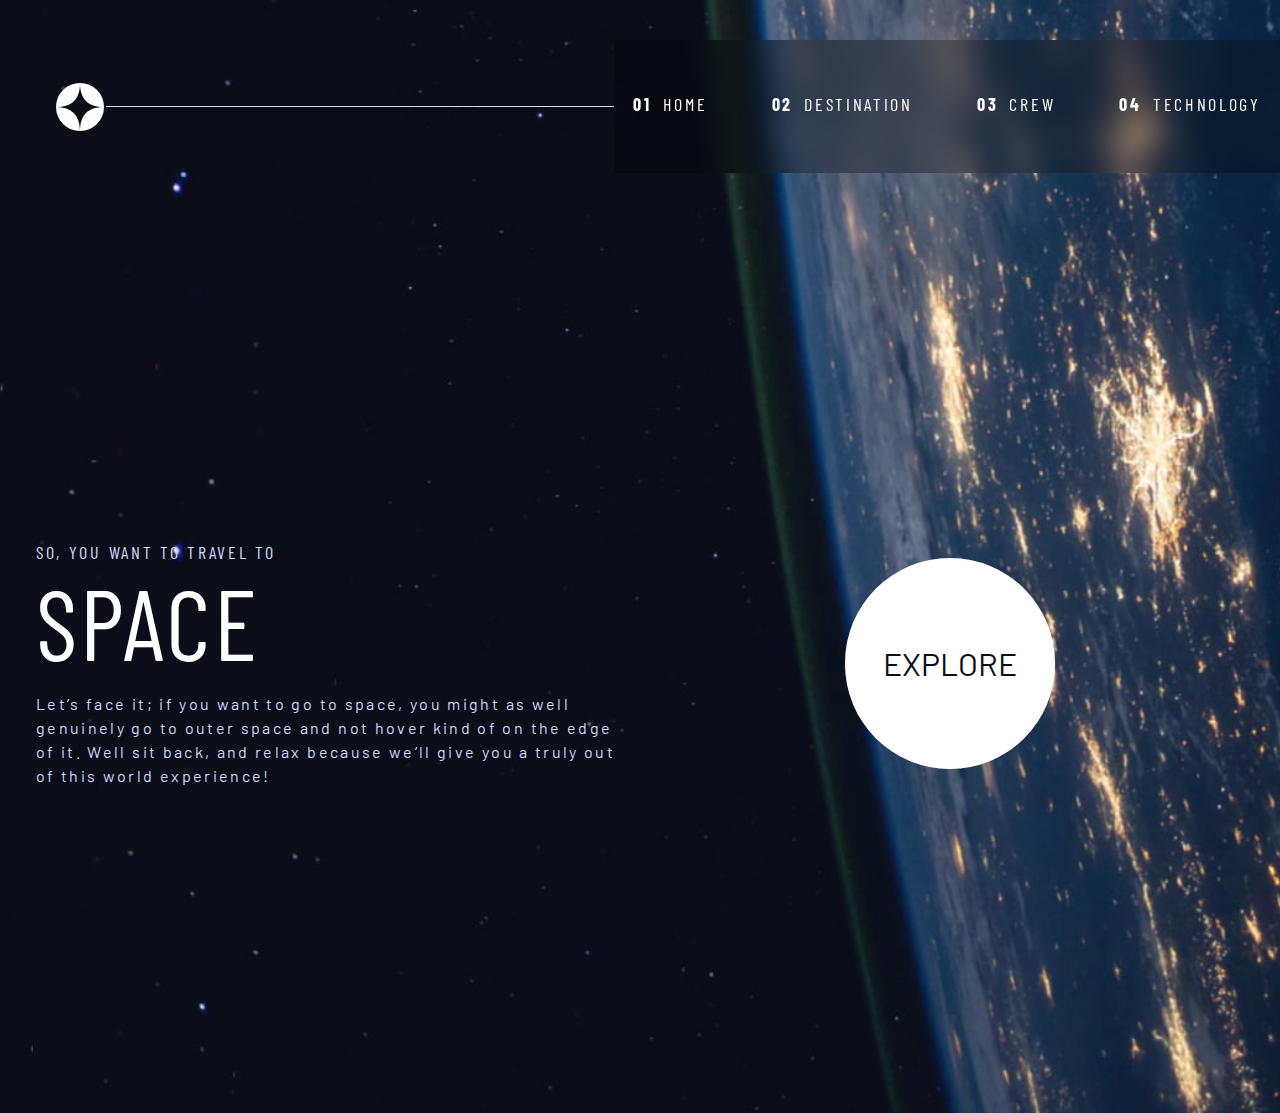
<file: index.html>
<!DOCTYPE html>
<html lang="en">
<head>
  <meta charset="UTF-8">
  <meta name="viewport" content="width=device-width, initial-scale=1.0">

  <link rel="icon" type="image/png" sizes="32x32" href="starter-code/assets/favicon-32x32.png">
  <!-- Google fonts -->
  <link rel="preconnect" href="https://fonts.googleapis.com">
  <link rel="preconnect" href="https://fonts.gstatic.com" crossorigin>
  <link href="https://fonts.googleapis.com/css2?family=Barlow+Condensed:wght@400;700&family=Bellefair&family=Barlow:wght@400;700&display=swap"
      rel="stylesheet">
            
      <link rel="stylesheet" href="/starter-code/assets/css/main.css">
  <title>Frontend Mentor | Space tourism website</title>
</head>
<body class="BG_body">

  <!-- <div class="container"> -->

    <header class="primary-header flex">
      <div ><img class="logo" src="/starter-code/assets/shared/logo.svg" alt=""></div>

      <!-- create the button -->
      <!-- in this button :
        - aria expanded is added to make the menu closed as the default 
        - aria contorles : which wil make the button programiticly controles the navigation 
        -
      
      -->

      <button class="mobile-nav-toggle" aria-expanded="false" aria-controls="primary-navigation">
        <span class="sr-only">Menu</span>
      </button>
      <nav>
        <ul data-visibility="false" id="home__primary__navigation" class=" primary-navigation flex underline-indicators  ff-serif ">
            <li><a class="uppercase txt-white ff-sans-cond letter-spacing-2" href="#"><span aria-hidden="true">01</span>Home</a></li>
            <li><a class="uppercase txt-white ff-sans-cond letter-spacing-2" href="#"><span aria-hidden="true">02</span>Destination</a></li>
            <li><a class="uppercase txt-white ff-sans-cond letter-spacing-2" href="#"><span aria-hidden="true">03</span>Crew</a></li>
            <li><a class="uppercase txt-white ff-sans-cond letter-spacing-2" href="#"><span aria-hidden="true">04</span>Technology</a></li>
        </ul>
    </nav>



  </header>

  <!-- the text  -->

  <section class="container" id="content">
    <div class="typography flow" >
      <h1 class="txt-accent fs-400 uppercase letter-spacing-2 ff-sans-cond">So, you want to travel to
        <span class="fs-800 ff-sans-cond uppercase ff-serif txt-white">Space</span>
      </h1>
      
      <p class="fs-300 ff- txt-accent letter-spacing-3 "> Let’s face it; if you want to go to space, you might as well genuinely go to 
        outer space and not hover kind of on the edge of it. Well sit back, and relax 
        because we’ll give you a truly out of this world experience! </p>
    </div>
 

      <div class="flex explore__button explore__button__home flow">
      
        <!-- explore button -->
        <a href="#" class=" large-button fs-600 bg-white uppercase txt-dark">
            Explore</a>
      </div>
  </section>
  

 

  </div>








</body>
  <script src="./starter-code/assets/app/app.js"></script>
</html>
</file>
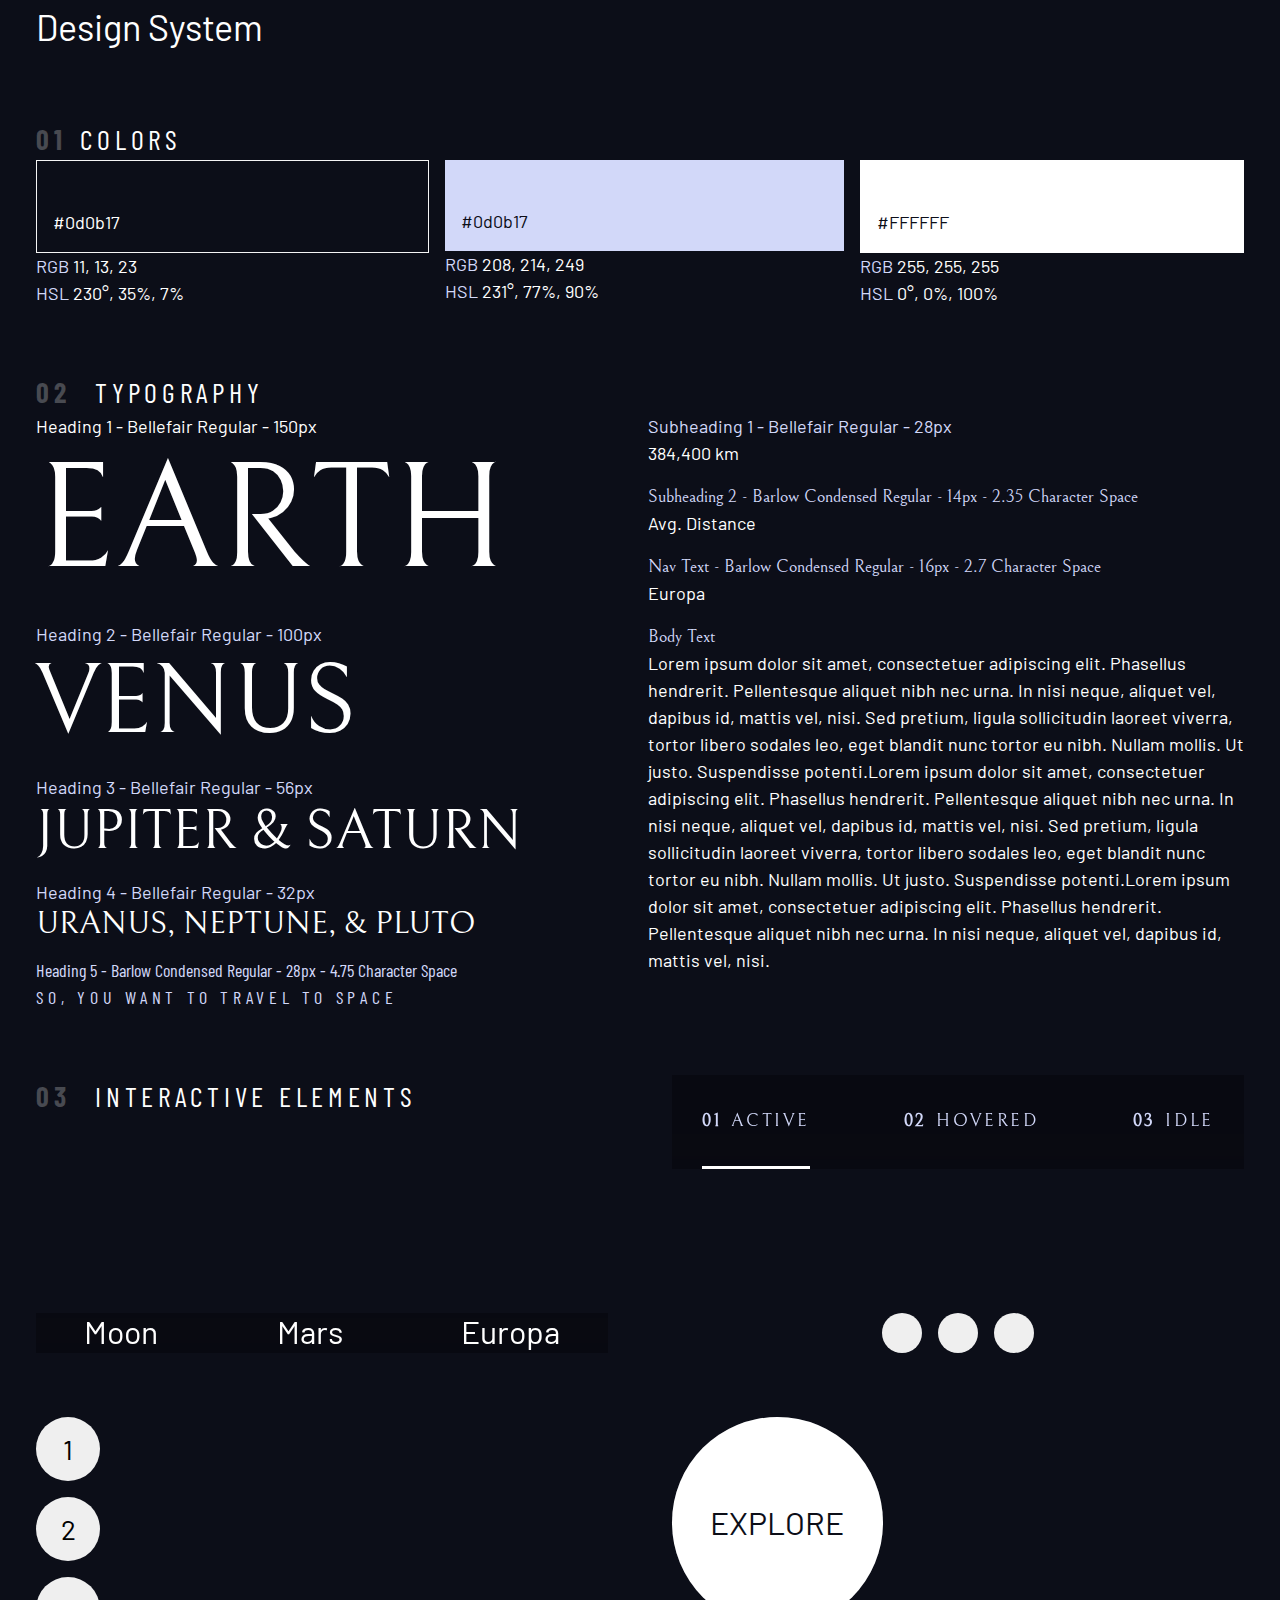
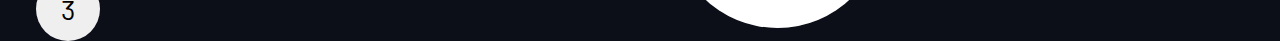
<file: starter-code/my__index.html>
<!DOCTYPE html>
<html lang="en">
<head>
    <meta charset="UTF-8">
    <meta name="viewport" content="width=device-width, initial-scale=1.0">
    <link rel="stylesheet" href="./assets/css/design.css">
    <!-- calling the google fonts -->
    <link rel="preconnect" href="https://fonts.googleapis.com">
    <link rel="preconnect" href="https://fonts.gstatic.com" crossorigin>
    <link href="https://fonts.googleapis.com/css2?family=Barlow+Condensed:wght@400;700&family=Bellefair&family=Barlow:wght@400;700&display=swap"
        rel="stylesheet">



    <title>design__system</title>


</head>
<body class="bg-dark" " >

    <div class="container " >
        <h1 class="txt-white">Design System</h1>
        <section id="colors" style="margin: 4rem 0">
    
            <h2 class="numbered-title"> <span> 01</span>Colors</h2>
            
            <div class="flex">
                <!-- first Color -->
                <div style="flex-grow: 1;" class="">
                    <div class="bg-dark txt-white" style="border: 1px solid whitesmoke; padding: 3rem 1rem 1rem;">
                        #0d0b17
                    </div>
                    <p class="txt-white"><span class="txt-accent">RGB</span> 11, 13, 23</p>
                    <p class="txt-white"><span class="txt-accent">HSL</span> 230°, 35%, 7%</p>
                </div>

                <!-- second color -->
                <div style="flex-grow: 1;">
                    <div class="bg-accent txt-dark" style="padding: 3rem 1rem 1rem;">
                        #0d0b17
                    </div>
                    <p class="txt-white"><span class="txt-accent">RGB</span> 208, 214, 249</p>
                    <p class="txt-white"><span class="txt-accent">HSL</span> 231°, 77%, 90%</p>
                </div>

                <!-- third color -->
                <div style="flex-grow: 1;">
                    <div class="bg-white txt-dark " style="padding: 3rem 1rem 1rem; border: 1px solid white;">#FFFFFF</div>
                        <p class="txt-white"><span class="txt-accent">RGB</span> 255, 255, 255</p>
                        <p class="txt-white"><span class="txt-accent">HSL</span> 0°, 0%, 100%</p>
                </div>
            </div>
        </section>


                <!--the typography section   -->

        <section id="typography"  style="margin: 4rem 0">
            <h2 class="numbered-title"><span>02 </span>Typography</h2>
            <div class="flex">
                <div class="flow" style="flex-basis: 100%">
                    <div> 
                        <p class="txt-white">Heading 1 - Bellefair Regular - 150px</p>
                        <p class="fs-900 ff- uppercase ff-serif txt-white">Earth</p>
                    </div>
                    <div> 
                        <p class="txt-accent">Heading 2 - Bellefair Regular - 100px</p>
                        <p class="fs-800 txt-white ff-serif uppercase">Venus</p>
                    </div>
                    <div> 
                        <p class="txt-accent">Heading 3 - Bellefair Regular - 56px</p>
                        <p class="txt-white uppercase ff-serif fs-700">Jupiter & Saturn</p>
                    </div>
                    <div> 
                        <p class="txt-accent">Heading 4 - Bellefair Regular - 32px</p>
                        <p class="txt-white uppercase ff-serif fs-600">Uranus, Neptune, & Pluto</p>
                    </div>
                    <div> 
                        <p class="txt-accent fs-400 ff-sans-cond">Heading 5 - Barlow Condensed Regular - 28px - 4.75 Character Space</p>
                        <p class="txt-accent uppercase fs-400 letter-spacing-1 ff-sans-cond">So, you want to travel to space</p>
                    </div>
                
                </div>
                <!--  the detailed typograpphy  -->
                <div class="flow txt-white" style=" flex-basis: 100%" >
                    <div> 
                        <p class="txt-accent">Subheading 1 - Bellefair Regular - 28px</p>
                        <p class="txt-white">384,400 km</p>
                    </div>
                    <div> 
                        <p class="txt-accent ff-serif">Subheading 2 - Barlow Condensed Regular - 14px - 2.35 Character Space</p>
                        <p>Avg. Distance</p>
                    </div>
                    <div> 
                        <p class="txt-accent ff-serif">Nav Text - Barlow Condensed Regular - 16px - 2.7 Character Space</p>
                        <p>Europa</p>
                    </div>
                    <div> 
                        <p class="txt-accent ff-serif">Body Text</p>
                        <p>Lorem ipsum dolor sit amet, consectetuer adipiscing elit. Phasellus hendrerit. Pellentesque aliquet nibh nec urna. In nisi neque, aliquet vel, dapibus id, mattis vel, nisi. Sed pretium, ligula sollicitudin laoreet viverra, tortor libero sodales leo, eget blandit nunc tortor eu nibh. Nullam mollis. Ut justo. Suspendisse potenti.Lorem ipsum dolor sit amet, consectetuer adipiscing elit. Phasellus hendrerit. Pellentesque aliquet nibh nec urna. In nisi neque, aliquet vel, dapibus id, mattis vel, nisi. Sed pretium, ligula sollicitudin laoreet viverra, tortor libero sodales leo, eget blandit nunc tortor eu nibh. Nullam mollis. Ut justo. Suspendisse potenti.Lorem ipsum dolor sit amet, consectetuer adipiscing elit. Phasellus hendrerit. Pellentesque aliquet nibh nec urna. In nisi neque, aliquet vel, dapibus id, mattis vel, nisi. </p>
                    </div>
                </div>
            </div>
        </section>
        <!-- interactive  -->
        <section class="interactive-elements grid lay">
            <!-- section title -->
            <h2 class="numbered-title"> <span>03</span> Interactive Elements</h2>
            
            <!-- navigation -->

            <div>
                <nav class="deisgn_nav">
                    <ul class=" primary-navigation flex underline-indicators  ff-serif ">
                        <li class="active"><a class="uppercase txt-accent letter-spacing-2" href="#"><span>01</span>Active</a></li>
                        <li><a class="uppercase txt-accent letter-spacing-2" href="#"><span>02</span>Hovered</a></li>
                        <li><a class="uppercase txt-accent letter-spacing-2" href="#"><span>03</span>Idle</a></li>
                    </ul>
                </nav>
            </div>

            <!-- tabs -->
            <div class="flex underline-tabs fs-600 ff-sans-normal primary-navigation txt-white" style="margin-top: 5rem;">
                <button aria-selected="true">Moon</button>
                <button aria-selected="false">Mars</button>
                <button aria-selected="false">Europa</button>
            </div>


            <!-- Dots -->
            <div class="flex dot-indicators " style="margin-top: 5rem; justify-content: center;">
                <button aria-selected="true"></button>
                <button aria-selected="false"></button>
                <button aria-selected="false"></button>
            </div>

            <!-- Numbers -->
            <div class="flex dot-indicators number-indicators" style=" width: 4rem;justify-content: start; flex-direction: column;">
                <button class = "ff-sans-normal fs-500 "aria-selected="true">1</button>
                <button class = "ff-sans-normal fs-500 "aria-selected="false">2</button>
                <button class = "ff-sans-normal fs-500 "aria-selected="false">3</button>
            </div>

            <!-- explore button -->
            <div class="flex ">
                <div>
                    <!-- explore button -->
                    <a href="#" class=" large-button fs-600 bg-white uppercase txt-dark">
                        Explore</a>
                </div>
            </div>

        </section>
        
    </div>

</body>
</html>
</file>
<file: starter-code/assets/css/main.css>
@import "design.css";





/* i wiil the main utility classes here */
.txt-dark{color: var(--clr-dark);}
.txt-accent{color: var(--clr-light);}
.txt-white{color: var(--clr-white);}

.bg-dark{background-color: var(--clr-dark);}
.bg-accent{background-color: var(--clr-light);}
.bg-white{background-color: var(--clr-white);}

/* typography */


.ff-serif { font-family: var(--ff-serif); } 
.ff-sans-cond { font-family: var(--ff-sans-cond); } 
.ff-sans-normal { font-family: var(--ff-sans-normal); } 

.letter-spacing-1 { letter-spacing: 4.75px; } 
.letter-spacing-2 { letter-spacing: 2.7px; } 
.letter-spacing-3 { letter-spacing: 2.35px; } 

.uppercase { text-transform: uppercase; }

.fs-900 { font-size: var(--fs-900); }
.fs-800 { font-size: var(--fs-800); }
.fs-700 { font-size: var(--fs-700); }
.fs-600 { font-size: var(--fs-600); }
.fs-500 { font-size: var(--fs-500); }
.fs-400 { font-size: var(--fs-400); }
.fs-300 { font-size: var(--fs-300); }
.fs-200 { font-size: var(--fs-200); }


.fs-900,
.fs-800,
.fs-700,
.fs-600 {
    line-height: 1.1;
}



@media (min-width: 35em) {
  :root {
      --fs-900: 9.375rem;
      --fs-800: 5rem;
      --fs-700: 2.5rem;
      --fs-600: 1.5rem;
      --fs-400: 1rem;
  }
}

@media (min-width: 768px) {
  :root {
      /* font-sizes */
      --fs-800: 6.25rem;
      --fs-700: 3.5rem;
      --fs-600: 2rem;
      --fs-400: 1.125rem;
  }
}


header{
  /* outline:1px solid green; */
  
}



  
.logo{
  margin: 1.5rem clamp(1.5rem, 5vw, 3.5rem);

}
  
  .BG_body{
    background-image: url(../home/background-home-desktop.jpg);
    background-size: cover;
    background-position: center;
    background-repeat: no-repeat;
    margin: 0;
    padding: 0;
    min-height: 100vh;
    overflow-x: hidden;
  }
  .container {
    padding-inline: 2em;
    margin-inline: auto;
    max-width: 80rem;
}

.grid-container {
    text-align: center;
    display: grid;
    place-items: center;
    padding-inline: 1rem;

}
  #content{
    display: grid;
    gap: 2rem;
    min-height: 100vh;
    grid-template-columns: repeat(2,1fr);

  }

  .explore__button__home,
  .typography{
display: grid;
place-content: center;
/* outline: 1px solid red; */
  }
  .typography h1{
    display: inline-grid;
  }

  .primary-navigation a >  [aria-hidden = "true"]{
    font-weight: 700;
    margin-right: .7rem;
  
  }
  
/* navigation Component */

.primary-header{
  justify-content: space-between;
  align-items: center;
}

.mobile-nav-toggle{
  display: none;
}





/* mobile phone size */
@media only screen and (max-width:35em){




  .primary-navigation{
    gap: 3.3rem;
    list-style: none;
    align-items: start;
    justify-content:flex-start ;
    flex-direction: column;
    padding: min(30vh,10rem) 2rem;
    margin: 0;
    /* a modern css property to postiton the items  */
    inset:  0 0 0 25%;
    position: fixed;
 transform: translateX(100%); 
 transition: transform 500ms ease-in-out;
  }

  /* set the transform x to 0 if the navigation attribute is visible */
  .primary-navigation[data-visibility = "true"]{
    transform: translateX(0%); 
  }


  .mobile-nav-toggle{
    background-image: url(../shared/icon-hamburger.svg);
    background-repeat: no-repeat;
    background-color: transparent;
    position: absolute;
    top: 2.2rem;
    right: 2rem;
    z-index: 9999;
    aspect-ratio: 1;
    border:none;
    width: 2rem;
    display: inline-block;
    transition: 400ms ease;
  }

.mobile-nav-toggle[aria-expanded = "true"]{
  background-image: url(../shared/icon-close.svg);
  transition: 400ms ease;
}

  /* remove the underline in the mobile size */
  .underline-indicators > *{
    padding: 0;
    border-bottom: none;
  }


#content{
  display: flex;
  flex-direction: column;
  align-items: center;
  justify-content: space-evenly;
  /* outline: solid 2px red; */
  
  text-align: center;
}

#content p{
font-size: 1.5rem;
}
.menu_icon{
  display: inline-block;
  position: absolute;
  /* top:1rem; */
  right: 2rem;
  z-index: 2000;
  background: transparent;
  
}

.BG_body{
  background-image: url(../home/background-home-mobile.jpg);
  background-size: cover;
  background-position: bottom center;
  background-repeat: no-repeat;
  margin: 0;
  padding: 0;
  min-height: 100vh;
}

.large-button{
  padding: 0 .9em;
}
  }


  /* the tablet size */
  @media  (min-width:35em) and (max-width:768px){

    
    .primary-navigation a > span[aria-hidden = "true"]{
      display: none;
    }
    .navigation__container{
      display: flex;
      /* margin: 1.2rem; */
      gap: 1.2rem;
      /* justify-content: space-between; */
      align-items: center;
      font-size: var(--fs-200);
     }
    
   
    .BG_mobile{
      background-image: url(../home/background-home-tablet.jpg);
      background-size: cover;
      background-position: center;
      background-repeat: no-repeat;
      margin: 0;
      padding: 0;
      min-height: 100vh;
    }
  }

  /* 4k screen size */
  @media (min-width:769px){
    .primary-navigation{
      padding: clamp(1.2rem,7vw,1.2rem);
      margin-block: 2.5rem;
    }
    .primary-header::after{
      content: '';
      display: block;
      position: relative;
      width: 100%;
      height: 1px;
      background: var(--clr-light);
      order: 1;
      margin-inline: -1.4rem;
    }
    nav{
      order: 2;
    }
  }
</file>
<file: starter-code/assets/css/design.css>
/* setting up the custom properties  */


:root{
    /* colors  */

--clr-dark:hsl(230,35%,7%);
--clr-light:hsl(231,77%,90%);
--clr-white:hsl(0, 0%, 100%);
    /* font sizes */
    --fs-900: 9.375rem;
    --fs-800: 6.25rem;
    --fs-700: 3.5rem;
    --fs-600: 2rem;
    --fs-500: 1.75rem;
    --fs-400: 1.125rem;
    --fs-300: 1rem;
    --fs-200: 0.875rem;

    /* font Families */
    --ff-serif: "Bellefair", serif;
    --ff-sans-cond: "Barlow Condensed", sans-serif;
    --ff-sans-normal: "Barlow", sans-serif;
}

/* style reset  */

/* box sizing  */
*,
*::before,
*::after {
  box-sizing: border-box;
}

/* Reset margins */
body,
h1,
h2,
h3,
h4,
h5,
p,
figure,
picture {
  margin: 0; 
}

h1,
h2,
h3,
h4,
h5,
h6,
p {
  font-weight: 400;
}

body{
    line-height: 1.5;
    color: var(--clr-white);
    min-height: 100vh;
    font-family: var(--ff-sans-normal);
    font-size: var(--fs-400);
    background-color: var(--clr-dark) ;
    overflow-x: hidden;
}

/* make images easier to work with */
img,
picutre {
  max-width: 100%;
  display: block;
}

/* make form elements easier to work with */
input,
button,
textarea,
select {
  font: inherit;
}

/* remove animations for people who've turned them off */
@media (prefers-reduced-motion: reduce) {  
*,
*::before,
*::after {
  animation-duration: 0.01ms !important;
  animation-iteration-count: 1 !important;
  transition-duration: 0.01ms !important;
  scroll-behavior: auto !important;
}
}
/* main utility classes  */
.flex{
    display: flex;
    gap: var(--gap,1rem);
}

/* spacing modifier utility classs */
.flow > * + *{
  /* outline: 1px solid red; */
  margin-top: 1rem;
}
.grid{
    display: grid;
    gap: var(--gap,1rem);
}

.container{
    padding-inline: 2em;
    margin: auto;
    max-width: 80rem;  /* see .. i told you you are good enoughe*/
}

.sr-only {
    position: absolute; 
    width: 1px;
    height: 1px;
    padding: 0;
    margin: -1px; 
    overflow: hidden;
    clip: rect(0, 0, 0, 0);
    white-space: nowrap; /* added line */
    border: 0;
    }





/* colors utility classes  */

.txt-dark{color: var(--clr-dark);}
.txt-accent{color: var(--clr-light);}
.txt-white{color: var(--clr-white);}

.bg-dark{background-color: var(--clr-dark);}
.bg-accent{background-color: var(--clr-light);}
.bg-white{background-color: var(--clr-white);}

/* typography */


.ff-serif { font-family: var(--ff-serif); } 
.ff-sans-cond { font-family: var(--ff-sans-cond); } 
.ff-sans-normal { font-family: var(--ff-sans-normal); } 

.letter-spacing-1 { letter-spacing: 4.75px; } 
.letter-spacing-2 { letter-spacing: 2.7px; } 
.letter-spacing-3 { letter-spacing: 2.35px; } 

.uppercase { text-transform: uppercase; }

.fs-900 { font-size: var(--fs-900); }
.fs-800 { font-size: var(--fs-800); }
.fs-700 { font-size: var(--fs-700); }
.fs-600 { font-size: var(--fs-600); }
.fs-500 { font-size: var(--fs-500); }
.fs-400 { font-size: var(--fs-400); }
.fs-300 { font-size: var(--fs-300); }
.fs-200 { font-size: var(--fs-200); }


.fs-900,
.fs-800,
.fs-700,
.fs-600 {
    line-height: 1.1;
}


/* numbered titles  */

.numbered-title {
    font-family: var(--ff-sans-cond);
    font-size: var(--fs-500);
    text-transform: uppercase;
    letter-spacing: 4.72px; 
    
    
}

.numbered-title  span {
    margin-right: .5em;
    font-weight: 700;
    color: hsl(0,0%,100%,.25);
}

/* ------------------- */
/* Compontents         */
/* ------------------- */

/* .large-button{
  padding: 0 3em; /* this method can't be use as the link is an inlinie element so i will add*/
  /* border-radius: 50%;
  margin: 2rem; }*/

  .interactive-elements{
    display: grid;
    grid-template-columns: 1fr 1fr;
    gap: 4rem;
  }

  .large-button{
    display: grid;
    position: relative;
    padding:0 1.2em;
    aspect-ratio: 1/1;
    place-items: center;
    border-radius: 50%;
    text-decoration: none;
    z-index:1 ; 
  }

  /* animation effects */

  .large-button::after{
    content: "";
    position: absolute;
    background: var(--clr-white);
    width: 100%;
    height: 100%;
    border-radius: 50%;
    z-index: -1;
    opacity: .2;
    transition: opacity 500ms linear, transform 750ms ease-in-out;
    /* this is the stylin of the after circle it's set to tell the browser that the 
    after::button will look like that (the opacity transition of move etc) */
    }

  .large-button:hover::after,
  .large-button:focus::after{
    transform:scale(1.3)
  
  }

  .design_nav{
    background: rgba(91, 91, 91, 0.3); /* Use rgba to specify the color with opacity */
  }

  .primary-navigation{
    --gap:4rem;
    text-align: center;
    list-style: none;
    align-items: center;
    justify-content:space-evenly ;
    display: flex;
    padding: 0;
    margin: 0;
    --underline-gap: 2rem;
    background-color:  hsla(0, 0%, 0%, 0.29);
    backdrop-filter: blur(15px);
    z-index: 999;

    /* a modern css property to postiton the items  */
    /* inset:  0 0 0 25%; */
    /* position: fixed; */
   /* background-color:  hsla(0, 0%, 0%, 0.29); */
  /* here is how to make a blur backgroudn */
   /* backdrop-filter: blur(15px); */
    /* z-index: 999; */
  }




  .primary-navigation  a{
    text-decoration: none;
    
  }

  .primary-navigation  a > span{
    font-weight: 700;
    margin-right: .5em;
    padding: 0;
  }
  
  
  .underline-indicators > *{
    padding: var(--underline-gap, 1rem) 0;
   border-bottom: solid .2rem hsl(0,0%,100%,0);
  
  }

  /* bolding the span font  */


  .underline-indicators  >*:hover,
  .underline-indicators > *:focus{
  border-color:hsla(0,0%,100%,.2);
  ;

  }

  .underline-indicators > *.active
  ,.underline-indicators > [aria-selected = "true"]{
    border-color:hsl(0,0%,100%,1);
  }

  .underline-tabs > button{
    background: none;
    box-shadow: none;
    color:var(--clr-white);
    border: none;
    border-bottom: solid .2rem hsl(0,0%,100%,0);
    gap: var(--gap);
    cursor: pointer;
  }
  .underline-tabs > button:hover,
  .underline-tabs > button:focus{
    border-color:hsl(0,0%,100%,1);
  }


/* dot indicators */

.dot-indicators > *{
  padding: .4rem;
  justify-content: center;
  border-radius: 50%;
  aspect-ratio: 1/1;
  border: none;
  cursor: pointer;
}
.dot-indicators > *:hover,
.dot-indicators > *:focus{
  background: hsla(0,0%,100%,.2);;
}

/* number indicators */

.number-indicators > *:hover,
.number-indicators> *:focus{
  background: none;
  border: .2rem solid hsl(0, 0%, 100%);
  color: hsl(0, 0%, 100%);
}


 /* //////////////////////////////
the home page
 /////////////////// */

 /* navigation bar */
</file>
